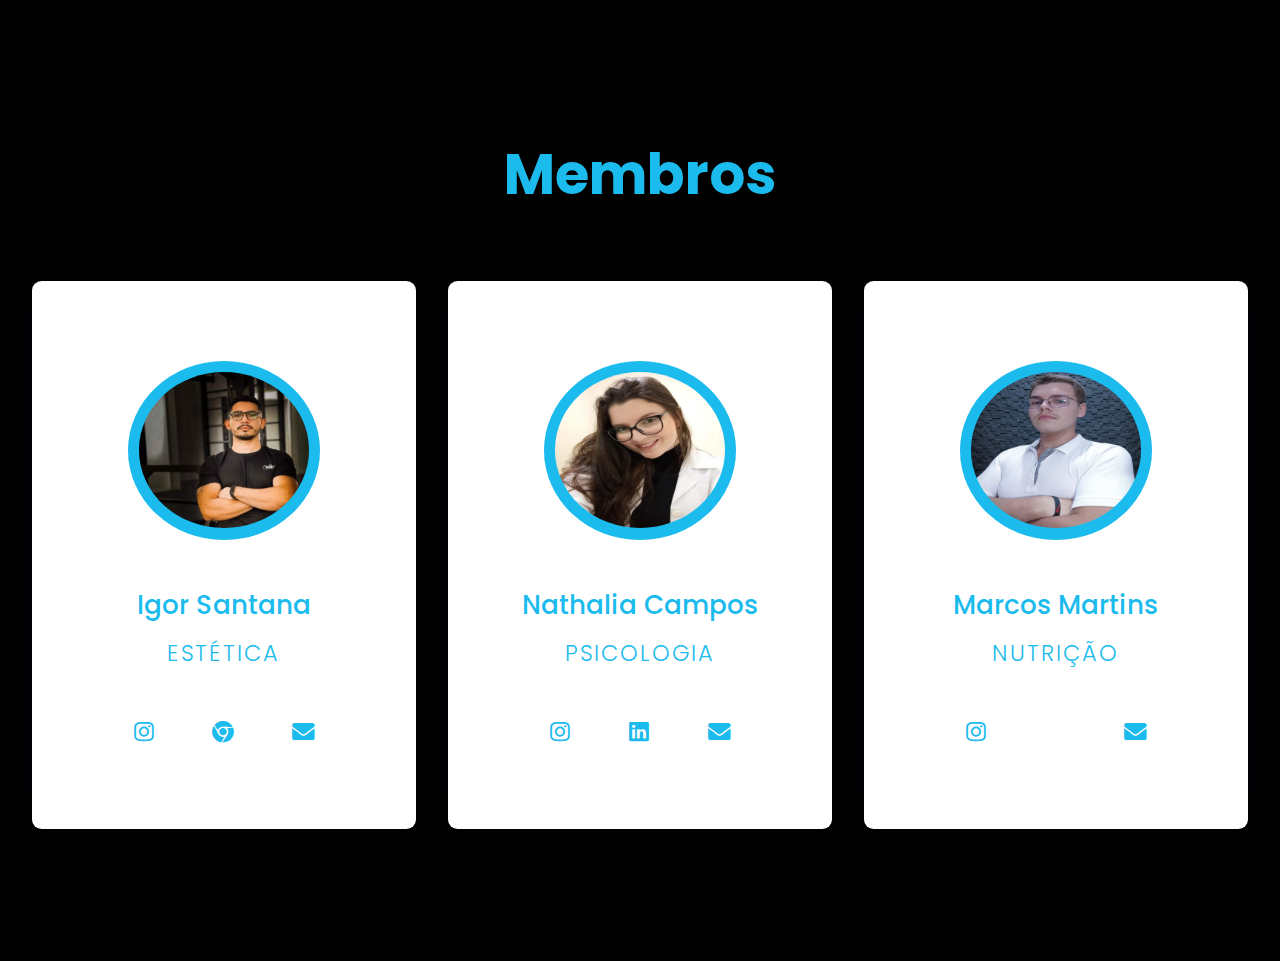
<file: membros.html>
<!DOCTYPE html>
<html lang="pt">
  <head>
    <meta name="viewport" content="width=device-width, initial-scale=1.0" />
    <title>Membros Prime</title>
    <link rel="stylesheet" href="membros.css">
    <!-- Font Awesome -->
    <link
      rel="stylesheet"
      href="https://cdnjs.cloudflare.com/ajax/libs/font-awesome/5.15.4/css/all.min.css"
    />
    <!-- Google Font -->
    <link
      href="https://fonts.googleapis.com/css2?family=Poppins:wght@300;500;600&display=swap"
      rel="stylesheet"
    />
    <!-- Stylesheet -->
    <link rel="stylesheet" href="style.css"/>
  </head>
  <body>
    <section>
      <div class="row">
        <h1>Membros</h1>
      </div>
      <div class="row">
        <!-- Column 1-->
        <a href="index.html">
        <div class="column">
          <div class="card">
            <div class="img-container">
              <img src="igor_resized.jpg"/>
            </div>
            <h3>Igor Santana</h3>
            <p>Estética</p>
          </a>
            <div class="icons">
              <a href="https://www.instagram.com/igors.personal/">
                <i class="fab fa-instagram"></i>
              </a>
              <a href="https://www.mfitpersonal.com.br/index?share=MTU2MTI5LzAvOS8w">
                <i class="fab fa-chrome"></i>
              </a>
              <a href="mailto:roteadortp@gmail.com?subject=Estética&body=Quero%20uma%20consulta">
                <i class="fas fa-envelope"></i>
              </a>
            </div>
          </div>
        </div>
        <!-- Column 2-->
        <a href="instrutor2.html">
        <div class="column">
          <div class="card">
            <div class="img-container">
              <img src="nathalia_resized.jpeg"/>
            </div>
            <h3>Nathalia Campos</h3>
            <p>Psicologia</p>
          </a>
            <div class="icons">
              <a href="https://www.instagram.com/nat.diascampos/">
                <i class="fab fa-instagram"></i>
              </a>
              <a href="https://www.linkedin.com/in/nat%C3%A1lia-dias-de-campos-259a07204/?originalSubdomain=br">
                <i class="fab fa-linkedin"></i>
              </a>
              <a href="mailto:roteadortp@gmail.com?subject=Psicologia&body=Quero%20uma%20consulta">
                <i class="fas fa-envelope"></i>
              </a>
            </div>
          </div>
        </div>
        <!-- Column 3-->
        <a href="instrutor3.html">
        <div class="column">
          <div class="card">
            <div class="img-container">
              <img src="marcos_modificado.jpeg"/>
            </div>
            <h3>Marcos Martins</h3>
            <p>Nutrição</p>
          </a>
            <div class="icons">
              <a href="https://www.instagram.com/marcos_martinsgomesf/">
                <i class="fab fa-instagram"></i>
              </a>
              <a href="mailto:roteadortp@gmail.com?subject=Nutrição&body=Quero%20uma%20consulta">
                <i class="fas fa-envelope"></i>
              </a>
            </div>
          </div>
        </div>
      </div>
    </section>
  </body>
</html>
</file>
<file: membros.css>
* {
  padding: 0;
  margin: 0;
  box-sizing: border-box;
  font-family: "Poppins", sans-serif;
}
body {
  background-color: #000000;
}
.row {
  display: flex;
  flex-wrap: wrap;
  padding: 2em 1em;
  text-align: center;
}
.column {
  width: 100%;
  padding: 0.5em 0;
}
h1 {
  width: 100%;
  text-align: center;
  font-size: 3.5em;
  color: #1BBBED;
}
.card {
  box-shadow: 0 0 2.4em rgba(25, 0, 58, 0.1);
  padding: 3.5em 1em;
  border-radius: 0.6em;
  color: #1BBBED;
  cursor: pointer;
  transition: 0.3s;
  background-color: #ffffff;
}
.card .img-container {
  width: 8.6em;
  height: 8em;
  background-color: #1BBBED;
  padding: 0.5em;
  border-radius: 50%;
  margin: 0 auto 2em auto;
}
.card img {
  width: 100%;
  border-radius: 50%;
}
.card h3 {
  font-weight: 500;
}
.card p {
  font-weight: 300;
  text-transform: uppercase;
  margin: 0.5em 0 2em 0;
  letter-spacing: 2px;
}
.icons {
  width: 50%;
  min-width: 180px;
  margin: auto;
  display: flex;
  justify-content: space-between;
}
.card a {
  text-decoration: none;
  color: inherit;
  font-size: 1.4em;
}
.card:hover {
  background: linear-gradient(#1BBBED, #000000);
  color: #ffffff;
}
.card:hover .img-container {
  transform: scale(1.15);
}
@media screen and (min-width: 768px) {
  section {
    padding: 1em 7em;
  }
}
@media screen and (min-width: 992px) {
  section {
    padding: 1em;
  }
  .card {
    padding: 5em 1em;
  }
  .column {
    flex: 0 0 33.33%;
    max-width: 33.33%;
    padding: 0 1em;
  }
}
</file>
<file: style.css>
@import url('https://fonts.googleapis.com/css2?family=Roboto:wght@300;400;500&family=Ubuntu:wght@400;500;700&display=swap');
*{
    margin: 0;
    padding: 0;
    box-sizing: border-box;
    text-decoration: none;
}
html{
    scroll-behavior: smooth;
}
.max-width{
    max-width: 1300px;
    padding: 0 80px;
    margin: auto;
}
/*  navbar   inicio*/
.navbar{
    position: fixed;
    width: 100%;
    padding: 30px 0;
    font-family: 'Ubuntu', sans-serif;
    z-index: 999;
    transition: all 0.3s ease;
}
.navbar.sticky{
     background: #1BBBED;
     padding: 15px 0;
}
.navbar .max-width{
    display: flex;
    align-items: center;
    justify-content: space-between;
}
.navbar .logo a{
    color: #fff;
    font-size: 35px;
    font-weight: 500;
}
.navbar .logo a span{
    color: #1BBBED;
    transition: all 0.3s ease;
}
.navbar.sticky .logo a span{
    color: #fff;
}
.navbar .menu li{
    list-style: none;
    display: inline-block;
}
.navbar .menu li a{
    color: #fff;
    font-size: 18px;
    font-weight: 500;
    margin-left: 25px;
    transition: color 0.3s ease;
}
.navbar .menu li a:hover{
    color: #1BBBED;
}
.navbar.sticky .menu li a:hover{
    color: #fff;
}
/*  Home   inicio  */
.home {
    display: flex;
    background-color: black;
    height: 100vh;
    color: #fff;
    min-height: 500px;
    font-family: 'Ubuntu', sans-serif;
}

.image{
    margin-left: 60%;
    position: absolute;
}

.home .a::before {
    content: '';
    position: absolute;
    width: 20px;
    height: 20px;
    border-bottom: 5px solid var(--skin-color);
    border-left: 5px solid var(--skin-color);
    bottom: 0;
    left: 0;

}
.home .max-width {
    margin: auto 0 auto 40px;
}
.home .home-content .text-1 {
     font-size: 27px;
}
.home .home-content .text-2 {
    font-size: 75px;
    font-weight: 500;
    margin-left: -3px;
}
.home .home-content .text-3 {
    font-size: 40px;
    margin: 5px 0;
}
.home .home-content .text-3 span {
     color: #1BBBED;
     font-weight: 500;
}
.home .home-content a {
    display: inline-block;
    background: #1BBBED;
    color: #fff;
    font-size: 25px;
    padding: 12px 36px;
    margin-top: 20px;
    border-radius: 6px;
    border: 2px solid #1BBBED;
}
.home .home-content a:hover {
    color: #1BBBED;
    background: none;
}

/*  Menu  Mobile  */
.menu-btn{
    color: #fff;
    font-size: 26px;
    cursor: pointer;
    display: none;
}
.scroll-up-btn{
    position: fixed;
    width: 41px;
    height: 45px;
    right: 30px;
    bottom: 30px;
    text-align: center;
    line-height: 50px;
    color: #fff;
    background: #1BBBED #1BBBED;
    border-radius: 6px;
    font-size: 30px;
    z-index: 9999;
    cursor: pointer;
    opacity: 0;
    pointer-events: none;
    transition: all 0.3s ease;
}
.scroll-up-btn.show{
    bottom: 30px;
    opacity: 1;
    pointer-events:auto;
    
}

/*  todos os codigos similares  */
section{
    padding: 100px 0;
}
section .title{
    font-family: 'Ubuntu', sans-serif;
    text-align: center;
    font-size: 40px;
    font-weight: 500;
    margin-bottom: 60px;
    padding-bottom: 20px;
    position: relative;
}
section .title::before{
    content: "";
    position: absolute;
    bottom: 0;
    left: 50%;
    width: 180px;
    height: 3px;
    background: #111;
    transform: translateX(-50%);
}
section .title::after{
    position: absolute;
    bottom:-12px;
    left: 50%;
    font-size: 20px;
    background: #fff;
    color: #1BBBED #1BBBED;
    padding: 5px;
    transform: translateX(-50%);
}
.about, .services, .skills, .teams, .contact, footer{
    font-family: 'Roboto', sans-serif;
}
.about .about-content,
.services .serv-content,
.skills .skills-content,
.contact .contact-content{
    display: flex;
    flex-wrap: wrap;
    align-items: center;
    justify-content: space-between;
}

/*  sessão sobre  */

.about .title::after{
    content: "Quem sou eu";
    color: #1BBBED;
}
.about .about-content .left{
    width: 45%;
}
.about .about-content .right{
    width: 55%;
}
.about .about-content .right .text{
    font-size: 25px;
    font-weight: 500;
    margin-bottom: 10px;
}
.about .about-content .right .text span{
    color: #1BBBED;
}
.about .about-content .right p{
    text-align: justify;
}
.about .about-content .right a{
    display: inline-block;
    background: #1BBBED;
    color: #fff;
    font-size: 20px;
    font-weight: 500;
    padding: 10px 30px;
    margin-top: 20px;
    border-radius: 6px;
    border: 2px solid #1BBBED;
    transition: all 0.3s ease;
}
.about .about-content .right a:hover{
    color: #1BBBED;
    background: none;
}
.about .about-content .left img{
    width: 400px;
    height: 400px;
    object-fit: cover;
    border-radius: 6px;
}
/*  sessão serviços */
.services, .teams{
    background: #111;
    color: #fff;
}
.services .title::before,
.teams .title::before{
    background: #fff;
}
.services .title::after,
.teams .title::after{
    background: #111;
    content: "Que oferecemos";
}
.services .serv-content .card{
    width: calc(33% - 20px);
    background: #222;
    text-align: center;
    border-radius: 6px;
    padding: 20px 25px;
    cursor: pointer;
    transition: all 0.3s ease;
}
.services .serv-content .card:hover{
    background: #1BBBED;
}
.services .serv-content .card .box{
    transition: all 0.3s ease;
}
.services .serv-content .card:hover .box{
    transform: scale(1.05);
}
.services .serv-content .card ion-icon{
    font-size: 70px;
    color: #1BBBED;
}
.services .serv-content .card:hover ion-icon{
    color: #fff;
}
.services .serv-content .card .text{
    font-size: 25px;
    font-weight: 500;
    margin: 10px 0 7px 0;
}
/*  sessão especialidades  */
.skills .title::after{
    content: "Que faço";
}
.skills .skills-content .column{
    width: calc(50% - 30px);
}
.skills .skills-content .left .text{
    font-size: 25px;
    font-weight: 500;
    margin-bottom: 10px;
}
.skills .skills-content .left p{
    text-align: justify;
}
.skills .skills-content .left a{
    display: inline-block;
    background: #1BBBED;
    color: #fff;
    font-size: 18px;
    font-weight: 500;
    padding: 8px 16px;
    margin-top: 20px;
    border-radius: 6px;
    border: 2px solid #1BBBED;
    transition: all 0.3s ease;
}
.skills .skills-content .left a:hover{
    color: #1BBBED;
    background: none;
}
.skills .skills-content .right .bars{
    margin-bottom: 15px;
}
.skills .skills-content .right .info{
    display: flex;
    align-items: center;
    justify-content: space-between;
}
.skills .skills-content .right span{
    font-weight: 500;
    font-size: 18px;
}
.skills .skills-content .right .line{
    width: 100%;
    height: 5px;
    background: #ccc;
    position: relative;
}
.skills .skills-content .right .line::before{
    content: "";
    position: absolute;
    height: 100%;
    top: 0;
    left: 0;
    background: #1BBBED;
}
.skills .skills-content .right .html::before{
    width: 93%;
}
.skills .skills-content .right .css::before{
    width: 85%;
}
.skills .skills-content .right .js::before{
    width: 87%;
}
.skills .skills-content .right .php::before{
    width: 47%;
}
.skills .skills-content .right .mysql::before{
    width: 42%;
}
/*  sessão equipe  */
.teams .title::after{
    content: "Especializada";
}
.teams .carousel .card{
    background: #222;
    border-radius: 6px;
    padding: 25px 35px;
    text-align: center;
    transition: all 0.3s ease;
}
.teams .carousel .card:hover{
    background: #1BBBED;
}
.teams .carousel .card img{
    width: 150px;
    height: 150px;
    object-fit: cover;
    border-radius: 50%;
    border: 5px solid #1BBBED;
    transition: all 0.3s ease;
}
.teams .carousel .card:hover img{
    border-color: #fff;
}
.teams .carousel .card .box{
    display: flex;
    flex-direction: column;
    align-items: center;
    justify-content: center;
    transition: all 0.3s ease;
}
.teams .carousel .card:hover .box{
    transform: scale(1.05);
}
.teams .carousel .card .text{
    font-size: 25px;
    font-weight: 500;
    margin: 10px 0 7px 0;
}
.owl-dots{
    text-align: center;
    margin-top: 20px;
}
.owl-dot{
    width: 14px;
    height: 14px;
    outline: none!important;
    border-radius: 50%;
    border: 2px solid #1BBBED!important;
    transition: all 0.3s ease;
}
.owl-dot.active{
    width: 35px;
    border-radius: 15px;
}
.owl-dot.active,
.owl-dot:hover{
    background: #1BBBED!important;
}
/*  sessão Contato  */
.contact .title::after{
    content: "Fale conosco";
}
.contact .contact-content .column{
    width: calc(50% - 30px);
}
.contact .contact-content{
    align-items: flex-start;
}
.contact .contact-content .left p{
    text-align: justify;
}
.contact .contact-content .text{
    font-size: 20px;
    font-weight: 500;
    margin-bottom: 10px;
}
.contact .contact-content .left .icons{
    margin: 10px 0;
}
.contact .contact-content .row{
    display: flex;
    height: 65px;
    align-items: center;
}
.contact .contact-content .row .info{
    margin-left: 30px
}
.contact .contact-content .row .info .head{
    font-weight: 500;
}
.contact .contact-content .row .info .sub-title{
    color: #333;
}
.contact .contact-content .row ion-icon{
    font-size: 25px;
    color: #1BBBED;
}
.contact .rigth form .fields{
    display: flex;
}
.contact .rigth form .field,
.contact .rigth form .fields .field{
    width: 100%;
    height: 45px;
    margin-bottom: 15px;
}
.contact .rigth form .field input,
.contact .rigth form .textarea textarea{
    width: 100%;
    height: 100%;
    border: 1px solid #ccc;
    border-radius: 6px;
    outline: none;
    padding: 0 15px;
    font-size: 17px;
    font-family: 'Roboto',sans-serif;
}
.contact .rigth form .name{
    margin-right: 10px;
}
.contact .rigth form .email{
    margin-left: 10px;
}
.contact .rigth form .textarea{
    width: 100%;
    height: 80px;
}
.contact .rigth form .textarea textarea{
    padding-top: 10px;
    resize: none;
}
.contact .rigth form .button{
    width: 170px;
    height: 47px;
}
.contact .rigth form .button button{
    width: 100%;
    height: 100%;
    border: 2px solid #1BBBED;
    background: #1BBBED;
    color: #fff;
    font-size: 20px;
    font-weight: 500;
    border-radius: 6px;
    cursor: pointer;
    transition: all 0.3s ease;
}
.contact .rigth form .button button:hover{
    color: #1BBBED;
    background: none;
}

/*  sessão footer  */
footer{
    background: #111;
    padding: 20px 23px;
    color: #fff;
    text-align: center;
}
footer span a{
    color: #1BBBED;
    text-decoration: none;
}
footer span a:hover{
    text-decoration: underline;
}


/*  responsivo  */
@media (max-width: 1300px){
    .navbar .max-width{
        margin-left: 0;
    }
}
@media (max-width: 1104px){
    .about .about-content .left img{
        width: 350px;
        height: 350px;
    }
}
@media (max-width: 991px){
    .navbar .max-width{
        padding: 0 50px;
    }
}
@media (max-width: 947px){
    .max-width{
        max-width: 800px;
        padding: 0 50px;
    }
    .menu-btn{
        display: block;
        z-index: 999;
    }
    .navbar .menu{
        position: fixed;
        width: 100%;
        height: 100vh;
        left: -100%;
        top: 0;
        background: #111;
        padding-top: 80px;
        text-align: center;
        transition: all 0.3s ease;
    }
    .navbar .menu.active{
        left: 0;
    }
    .navbar .menu li{
        display: block;
    }
    .navbar .menu li a{
        display: inline-block;
        margin: 20px 0;
        font-size: 25px;
    }
    .home .home-content .text-2{
        font-size: 70px;
    }
    .home .home-content .text-3{
        font-size: 35px;
    }
    .home .home-content a{
        font-size: 23px;
        padding: 10px 30px;
    }
    .about .about-content .column{
        width: 50%;
    }
    .about .about-content .left{
        display: flex;
        justify-content: center;
        margin: 0 auto 60px;
    }
    .about .about-content .right{
        flex: 100%;
    }
    .services .serv-content .card {
        width: calc(50% - 10px);
        margin-bottom: 20px;
    }
    .skills .skills-content .column,
    .contact .contact-content .column{
        width: 100%;
        margin-bottom: 35px;
    }
    footer{
        margin-top: 15px;
    }
}
@media (max-width: 690px){
    .home .home-content .text-2{
        font-size: 60px;
    }
    .home .home-content .text-3{
        font-size: 32px;
    }
    .home .home-content a{
        font-size: 20px;
    }
    .services .serv-content .card {
        width:100%;
    }
}
@media (max-width: 500px){
    .home .home-content .text-2{
        font-size: 50px;
    }
    .home .home-content .text-3{
        font-size: 27px;
    }
}
@media (max-width: 415px){
    .image{
        margin-left: 35px;
    }
    .nathalia{
        width: 350px;
    }
    .home-content{
        margin-top: 400px;
    }
}
@media (max-width: 394px){
    .home-content{
        margin-top: 300px;
    }
    .image{
        margin-left: 35px;
    }
    .nathalia{
        width: 300px;
    }
}
</file>
